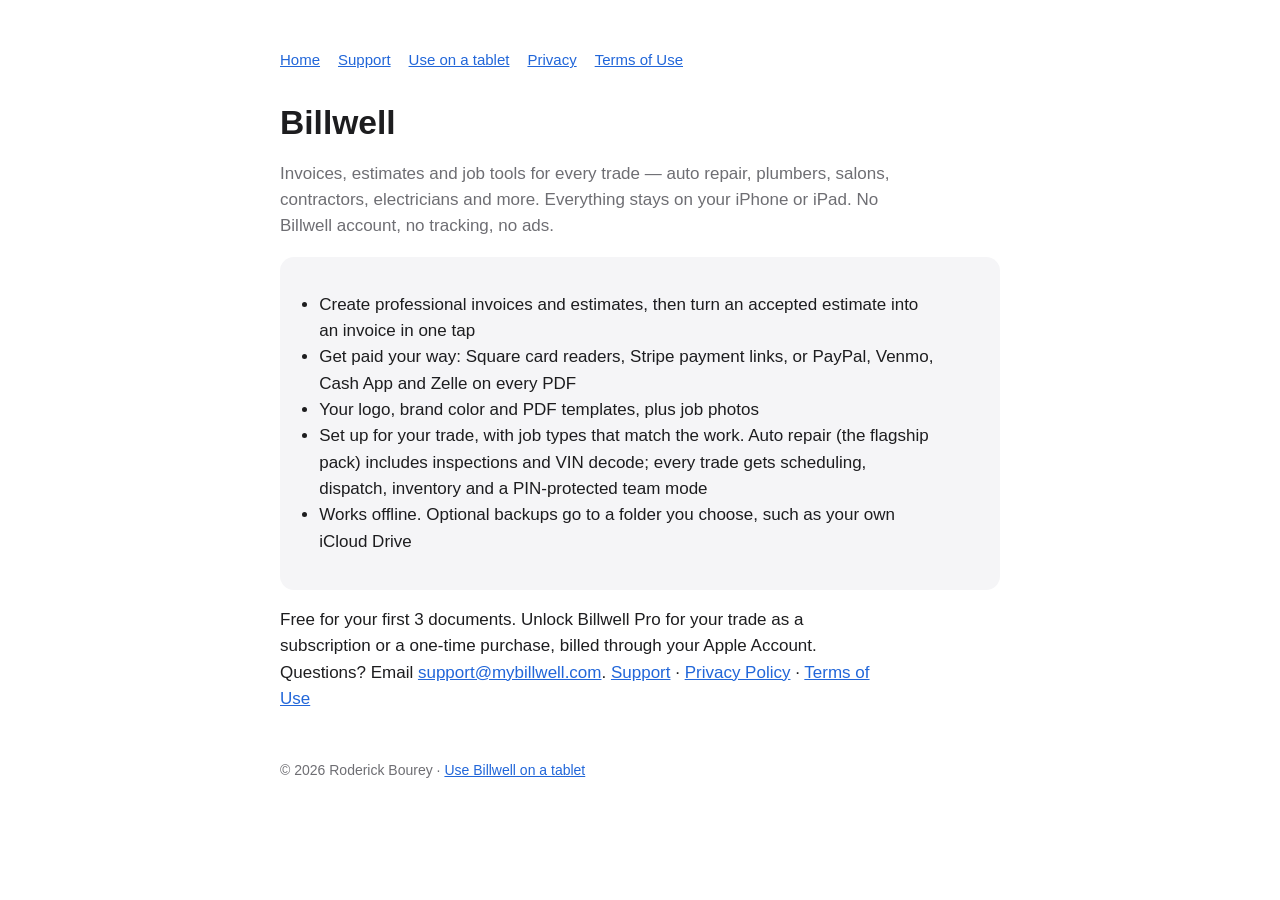
<file: index.html>
<!doctype html>
<html lang="en">
<head>
<meta charset="utf-8">
<meta name="viewport" content="width=device-width, initial-scale=1">
<title>Billwell — Invoices and estimates for your trade</title>
<link rel="stylesheet" href="style.css">
</head>
<body>
<main>
<nav><a href="index.html">Home</a><a href="support.html">Support</a><a href="tablet.html">Use on a tablet</a><a href="privacy.html">Privacy</a><a href="terms.html">Terms of Use</a></nav>
<h1>Billwell</h1>
<p class="muted">Invoices, estimates and job tools for every trade — auto repair, plumbers, salons, contractors, electricians and more. Everything stays on your iPhone or iPad. No Billwell account, no tracking, no ads.</p>
<div class="card">
<ul>
<li>Create professional invoices and estimates, then turn an accepted estimate into an invoice in one tap</li>
<li>Get paid your way: Square card readers, Stripe payment links, or PayPal, Venmo, Cash App and Zelle on every PDF</li>
<li>Your logo, brand color and PDF templates, plus job photos</li>
<li>Set up for your trade, with job types that match the work. Auto repair (the flagship pack) includes inspections and VIN decode; every trade gets scheduling, dispatch, inventory and a PIN-protected team mode</li>
<li>Works offline. Optional backups go to a folder you choose, such as your own iCloud Drive</li>
</ul>
</div>
<p>Free for your first 3 documents. Unlock Billwell Pro for your trade as a subscription or a one-time purchase, billed through your Apple Account. Questions? Email <a href="mailto:support@mybillwell.com">support@mybillwell.com</a>. <a href="support.html">Support</a> · <a href="privacy.html">Privacy Policy</a> · <a href="terms.html">Terms of Use</a></p>
<footer>© 2026 Roderick Bourey · <a href="tablet.html">Use Billwell on a tablet</a></footer>
</main>
</body>
</html>
</file>
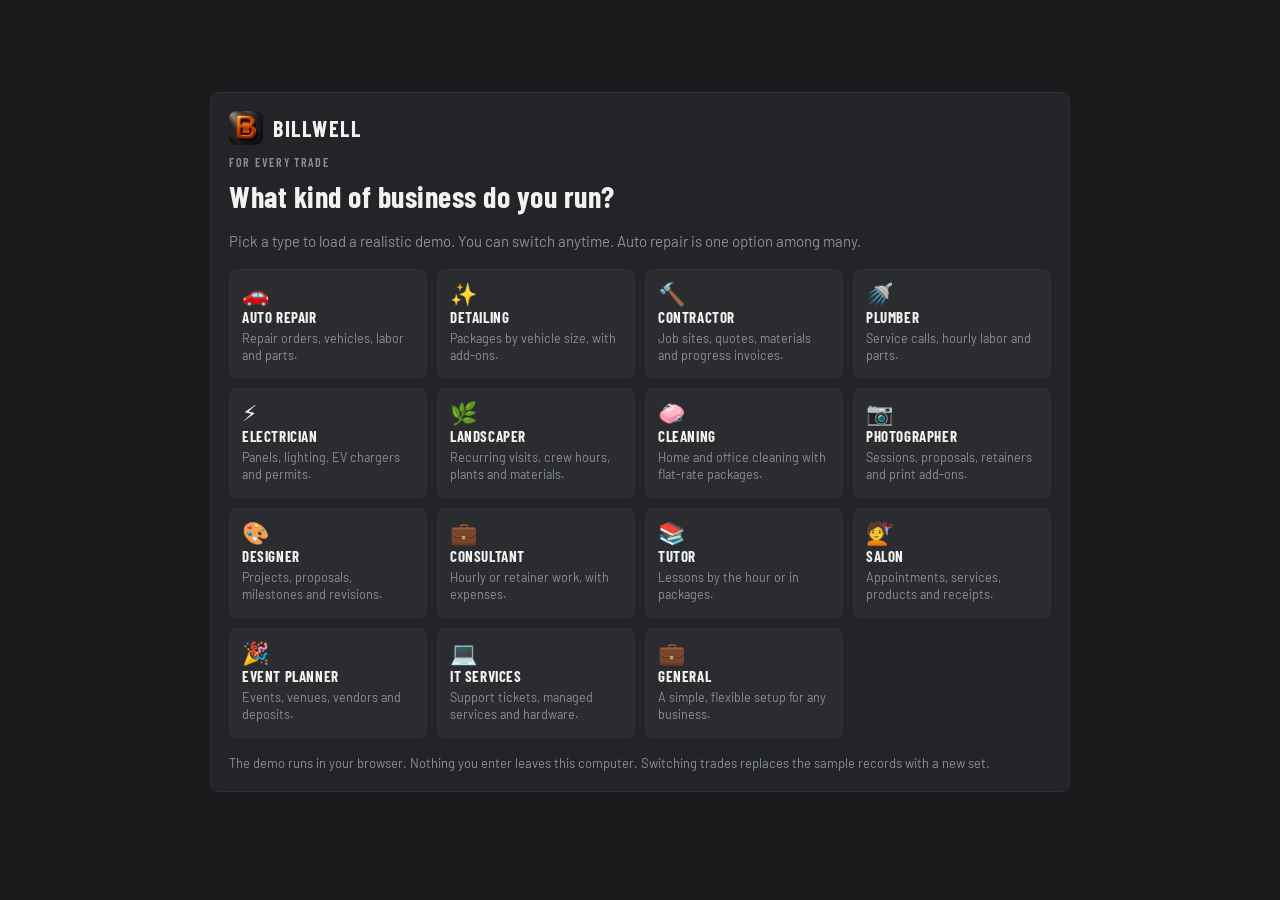
<file: app/index.html>
<!doctype html>
<html lang="en">
  <head>
    <meta charset="UTF-8" />
    <meta name="viewport" content="width=device-width, initial-scale=1, viewport-fit=cover" />
    <meta name="theme-color" content="#18191B" />
    <meta name="description" content="Billwell: estimates, invoices and job management for every trade." />
    <link rel="icon" href="favicon.png" />
    <link rel="apple-touch-icon" href="apple-touch-icon.png" />
    <link rel="preconnect" href="https://fonts.googleapis.com" />
    <link rel="preconnect" href="https://fonts.gstatic.com" crossorigin />
    <link href="https://fonts.googleapis.com/css2?family=Barlow+Condensed:wght@500;600;700&family=Barlow:wght@400;500;600&display=swap" rel="stylesheet" />
    <title>Billwell</title>
    <script type="module" crossorigin src="./assets/index-CEO_mcgm.js"></script>
    <link rel="stylesheet" crossorigin href="./assets/index-Ds4Ut9Iu.css">
  <link rel="manifest" href="./manifest.webmanifest"></head>
  <body>
    <div id="root"></div>
  </body>
</html>
</file>
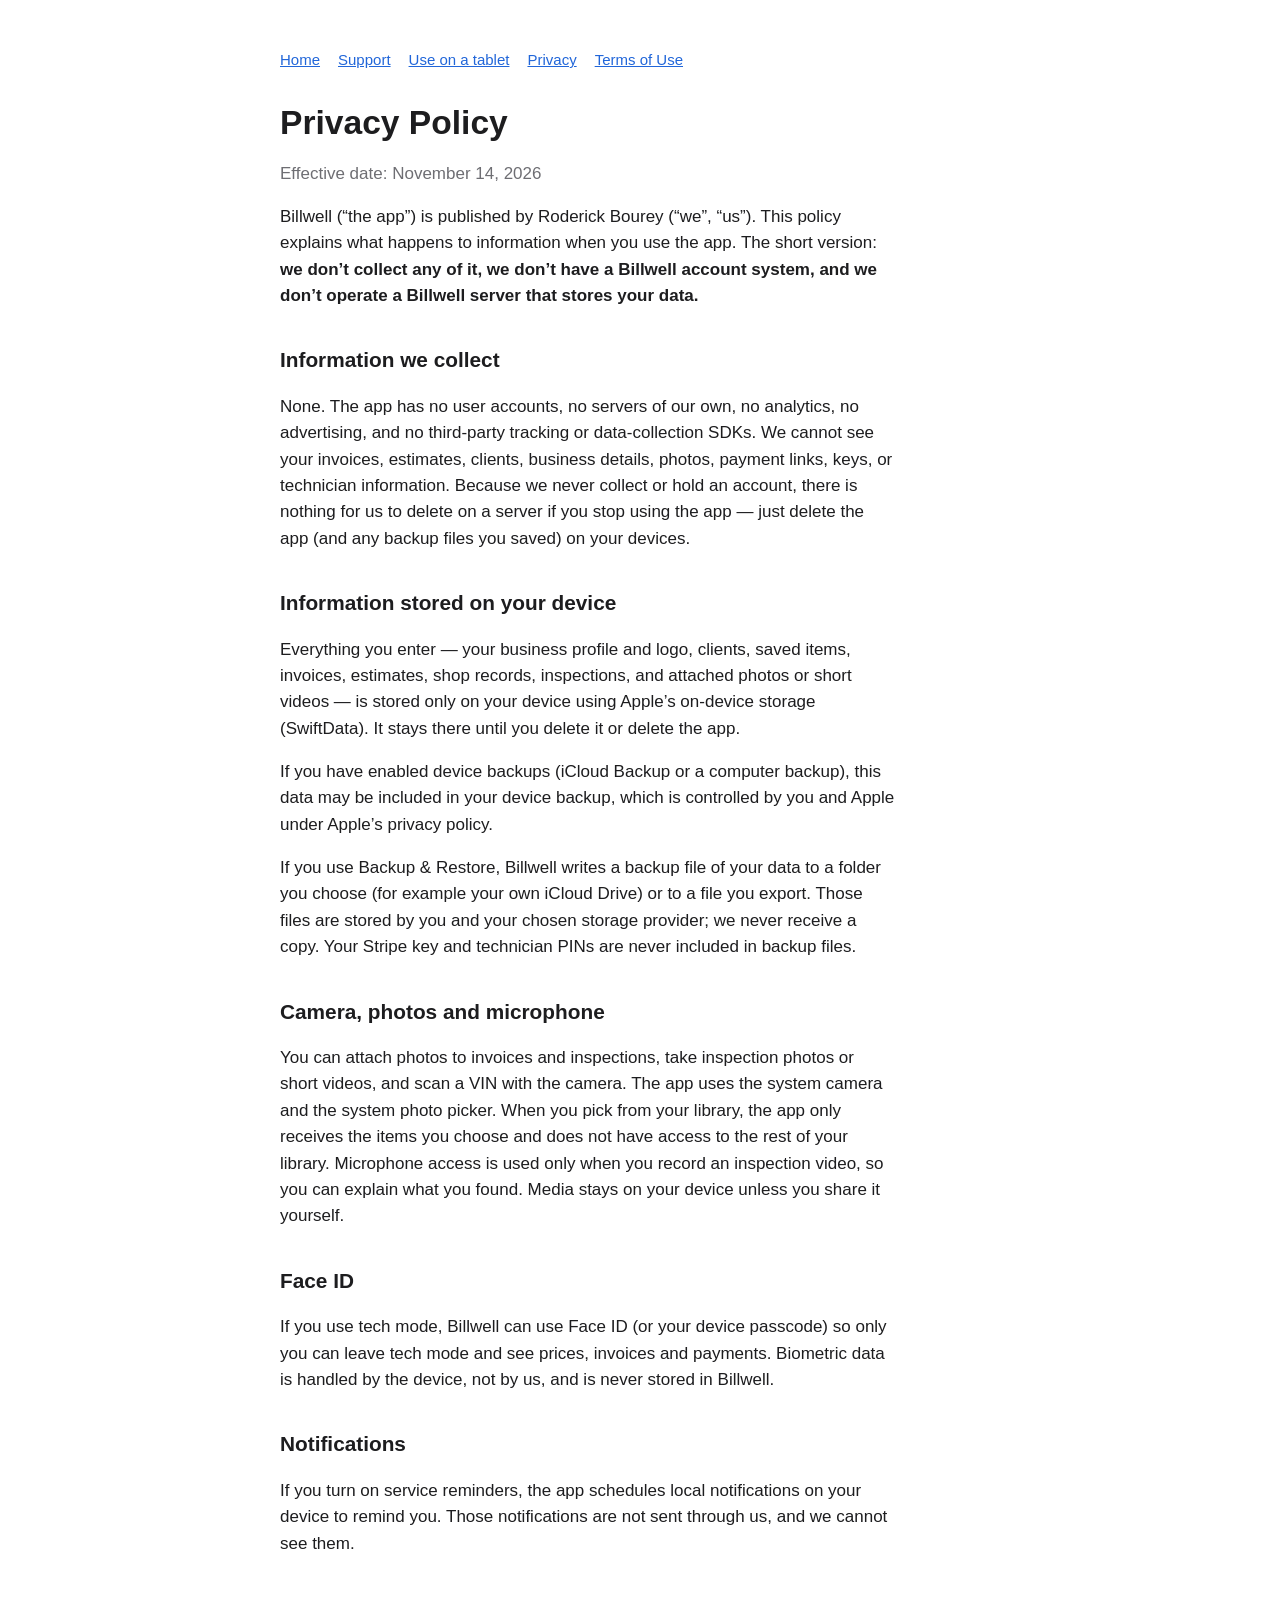
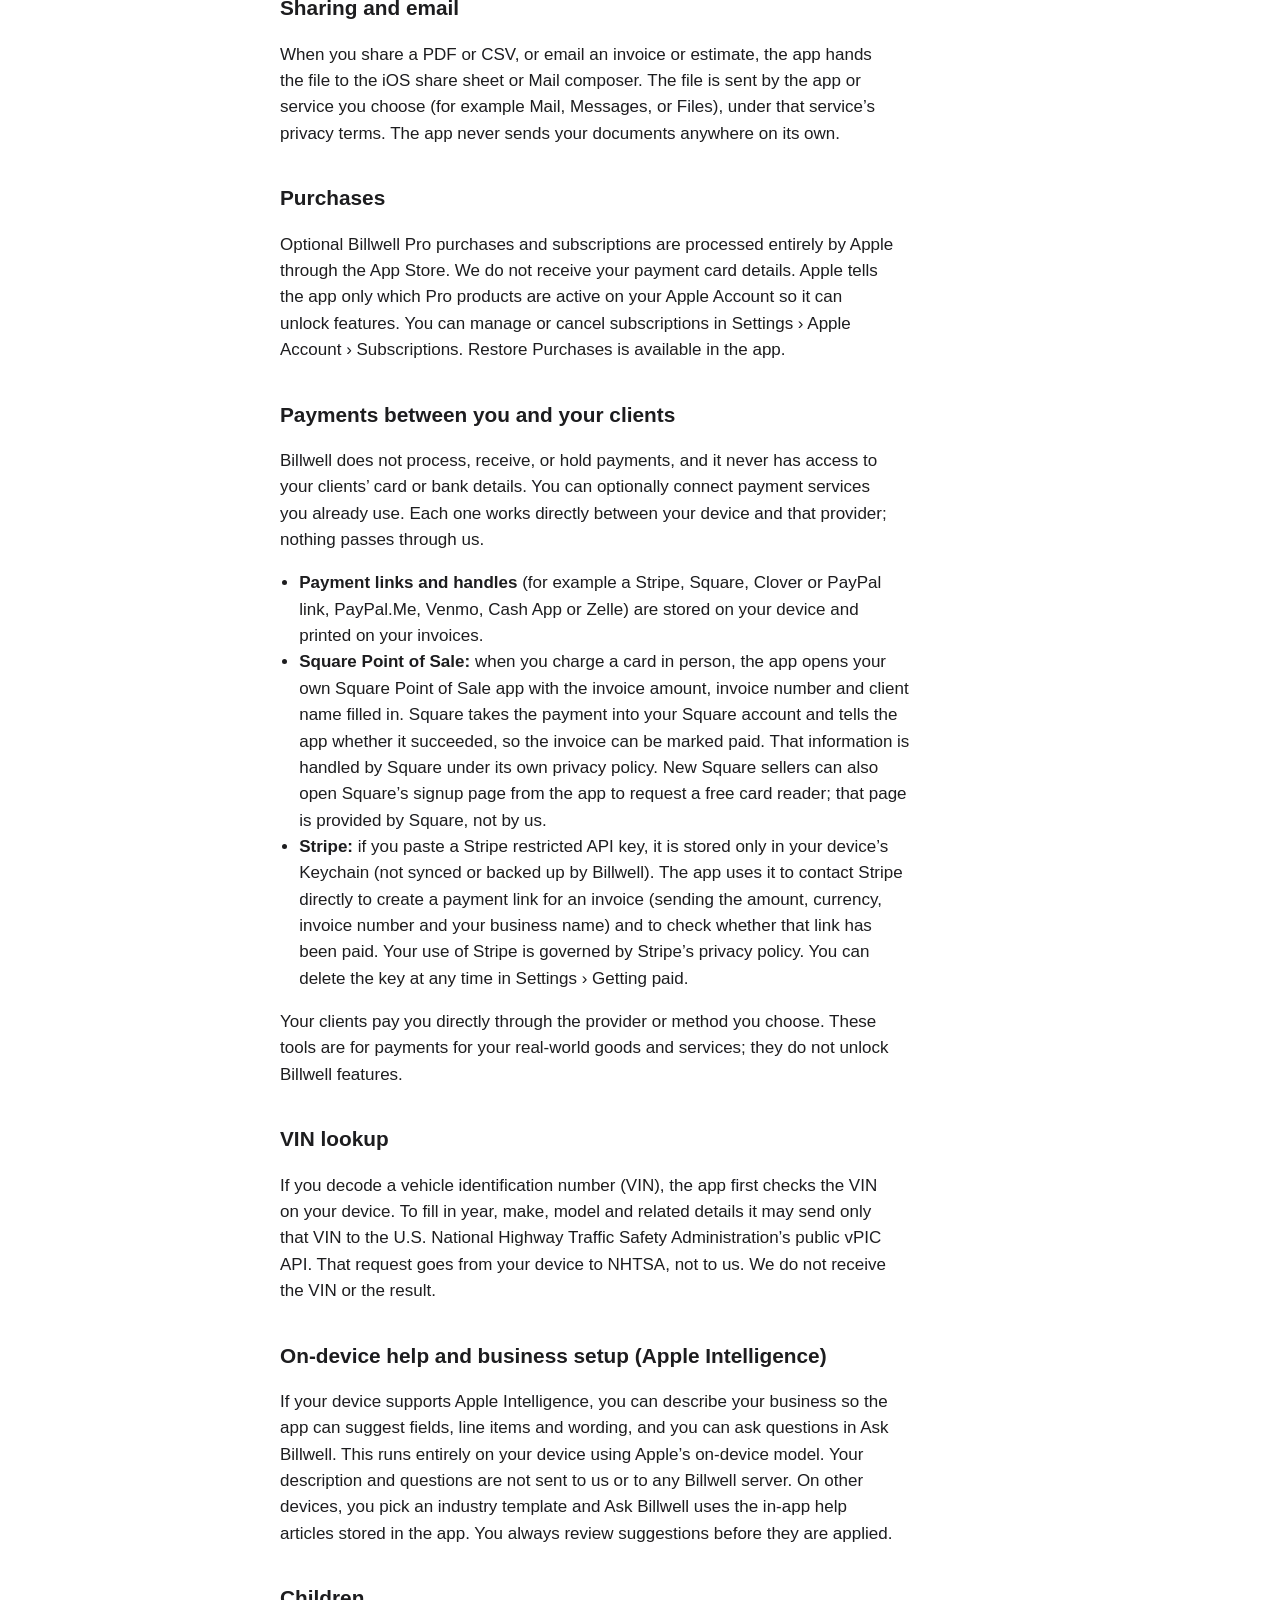
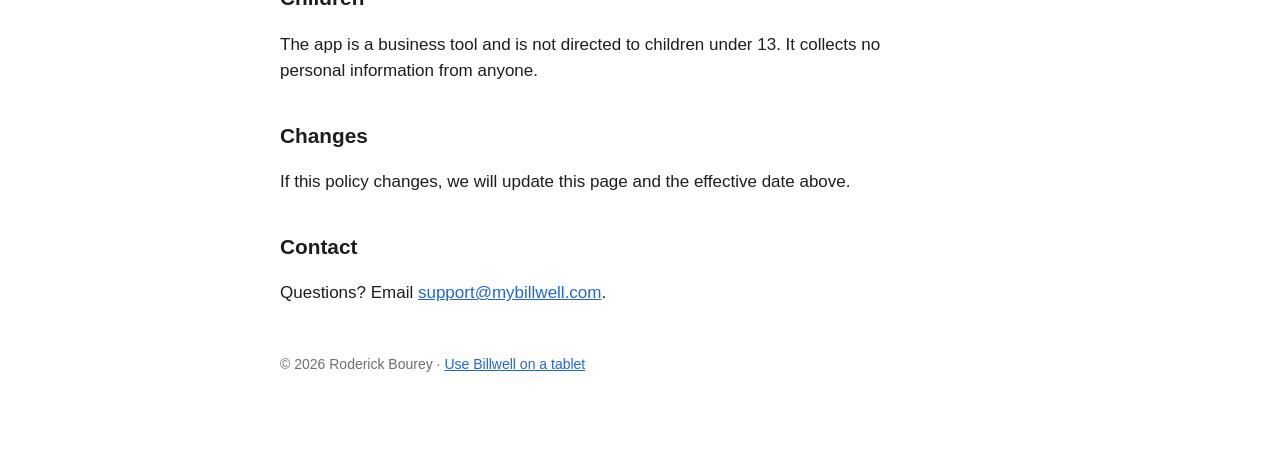
<file: privacy.html>
<!doctype html>
<html lang="en">
<head>
<meta charset="utf-8">
<meta name="viewport" content="width=device-width, initial-scale=1">
<title>Billwell — Privacy Policy</title>
<link rel="stylesheet" href="style.css">
</head>
<body>
<main>
<nav><a href="index.html">Home</a><a href="support.html">Support</a><a href="tablet.html">Use on a tablet</a><a href="privacy.html">Privacy</a><a href="terms.html">Terms of Use</a></nav>
<h1>Privacy Policy</h1>
<p class="muted">Effective date: November 14, 2026</p>

<p>Billwell (“the app”) is published by Roderick Bourey (“we”, “us”). This policy explains what happens to information when you use the app. The short version: <strong>we don’t collect any of it, we don’t have a Billwell account system, and we don’t operate a Billwell server that stores your data.</strong></p>

<h2>Information we collect</h2>
<p>None. The app has no user accounts, no servers of our own, no analytics, no advertising, and no third-party tracking or data-collection SDKs. We cannot see your invoices, estimates, clients, business details, photos, payment links, keys, or technician information. Because we never collect or hold an account, there is nothing for us to delete on a server if you stop using the app — just delete the app (and any backup files you saved) on your devices.</p>

<h2>Information stored on your device</h2>
<p>Everything you enter — your business profile and logo, clients, saved items, invoices, estimates, shop records, inspections, and attached photos or short videos — is stored only on your device using Apple’s on-device storage (SwiftData). It stays there until you delete it or delete the app.</p>
<p>If you have enabled device backups (iCloud Backup or a computer backup), this data may be included in your device backup, which is controlled by you and Apple under Apple’s privacy policy.</p>
<p>If you use Backup &amp; Restore, Billwell writes a backup file of your data to a folder you choose (for example your own iCloud Drive) or to a file you export. Those files are stored by you and your chosen storage provider; we never receive a copy. Your Stripe key and technician PINs are never included in backup files.</p>

<h2>Camera, photos and microphone</h2>
<p>You can attach photos to invoices and inspections, take inspection photos or short videos, and scan a VIN with the camera. The app uses the system camera and the system photo picker. When you pick from your library, the app only receives the items you choose and does not have access to the rest of your library. Microphone access is used only when you record an inspection video, so you can explain what you found. Media stays on your device unless you share it yourself.</p>

<h2>Face ID</h2>
<p>If you use tech mode, Billwell can use Face ID (or your device passcode) so only you can leave tech mode and see prices, invoices and payments. Biometric data is handled by the device, not by us, and is never stored in Billwell.</p>

<h2>Notifications</h2>
<p>If you turn on service reminders, the app schedules local notifications on your device to remind you. Those notifications are not sent through us, and we cannot see them.</p>

<h2>Sharing and email</h2>
<p>When you share a PDF or CSV, or email an invoice or estimate, the app hands the file to the iOS share sheet or Mail composer. The file is sent by the app or service you choose (for example Mail, Messages, or Files), under that service’s privacy terms. The app never sends your documents anywhere on its own.</p>

<h2>Purchases</h2>
<p>Optional Billwell Pro purchases and subscriptions are processed entirely by Apple through the App Store. We do not receive your payment card details. Apple tells the app only which Pro products are active on your Apple Account so it can unlock features. You can manage or cancel subscriptions in Settings › Apple Account › Subscriptions. Restore Purchases is available in the app.</p>

<h2>Payments between you and your clients</h2>
<p>Billwell does not process, receive, or hold payments, and it never has access to your clients’ card or bank details. You can optionally connect payment services you already use. Each one works directly between your device and that provider; nothing passes through us.</p>
<ul>
<li><strong>Payment links and handles</strong> (for example a Stripe, Square, Clover or PayPal link, PayPal.Me, Venmo, Cash App or Zelle) are stored on your device and printed on your invoices.</li>
<li><strong>Square Point of Sale:</strong> when you charge a card in person, the app opens your own Square Point of Sale app with the invoice amount, invoice number and client name filled in. Square takes the payment into your Square account and tells the app whether it succeeded, so the invoice can be marked paid. That information is handled by Square under its own privacy policy. New Square sellers can also open Square’s signup page from the app to request a free card reader; that page is provided by Square, not by us.</li>
<li><strong>Stripe:</strong> if you paste a Stripe restricted API key, it is stored only in your device’s Keychain (not synced or backed up by Billwell). The app uses it to contact Stripe directly to create a payment link for an invoice (sending the amount, currency, invoice number and your business name) and to check whether that link has been paid. Your use of Stripe is governed by Stripe’s privacy policy. You can delete the key at any time in Settings › Getting paid.</li>
</ul>
<p>Your clients pay you directly through the provider or method you choose. These tools are for payments for your real-world goods and services; they do not unlock Billwell features.</p>

<h2>VIN lookup</h2>
<p>If you decode a vehicle identification number (VIN), the app first checks the VIN on your device. To fill in year, make, model and related details it may send only that VIN to the U.S. National Highway Traffic Safety Administration’s public vPIC API. That request goes from your device to NHTSA, not to us. We do not receive the VIN or the result.</p>

<h2>On-device help and business setup (Apple Intelligence)</h2>
<p>If your device supports Apple Intelligence, you can describe your business so the app can suggest fields, line items and wording, and you can ask questions in Ask Billwell. This runs entirely on your device using Apple’s on-device model. Your description and questions are not sent to us or to any Billwell server. On other devices, you pick an industry template and Ask Billwell uses the in-app help articles stored in the app. You always review suggestions before they are applied.</p>

<h2>Children</h2>
<p>The app is a business tool and is not directed to children under 13. It collects no personal information from anyone.</p>

<h2>Changes</h2>
<p>If this policy changes, we will update this page and the effective date above.</p>

<h2>Contact</h2>
<p>Questions? Email <a href="mailto:support@mybillwell.com">support@mybillwell.com</a>.</p>

<footer>© 2026 Roderick Bourey · <a href="tablet.html">Use Billwell on a tablet</a></footer>
</main>
</body>
</html>
</file>
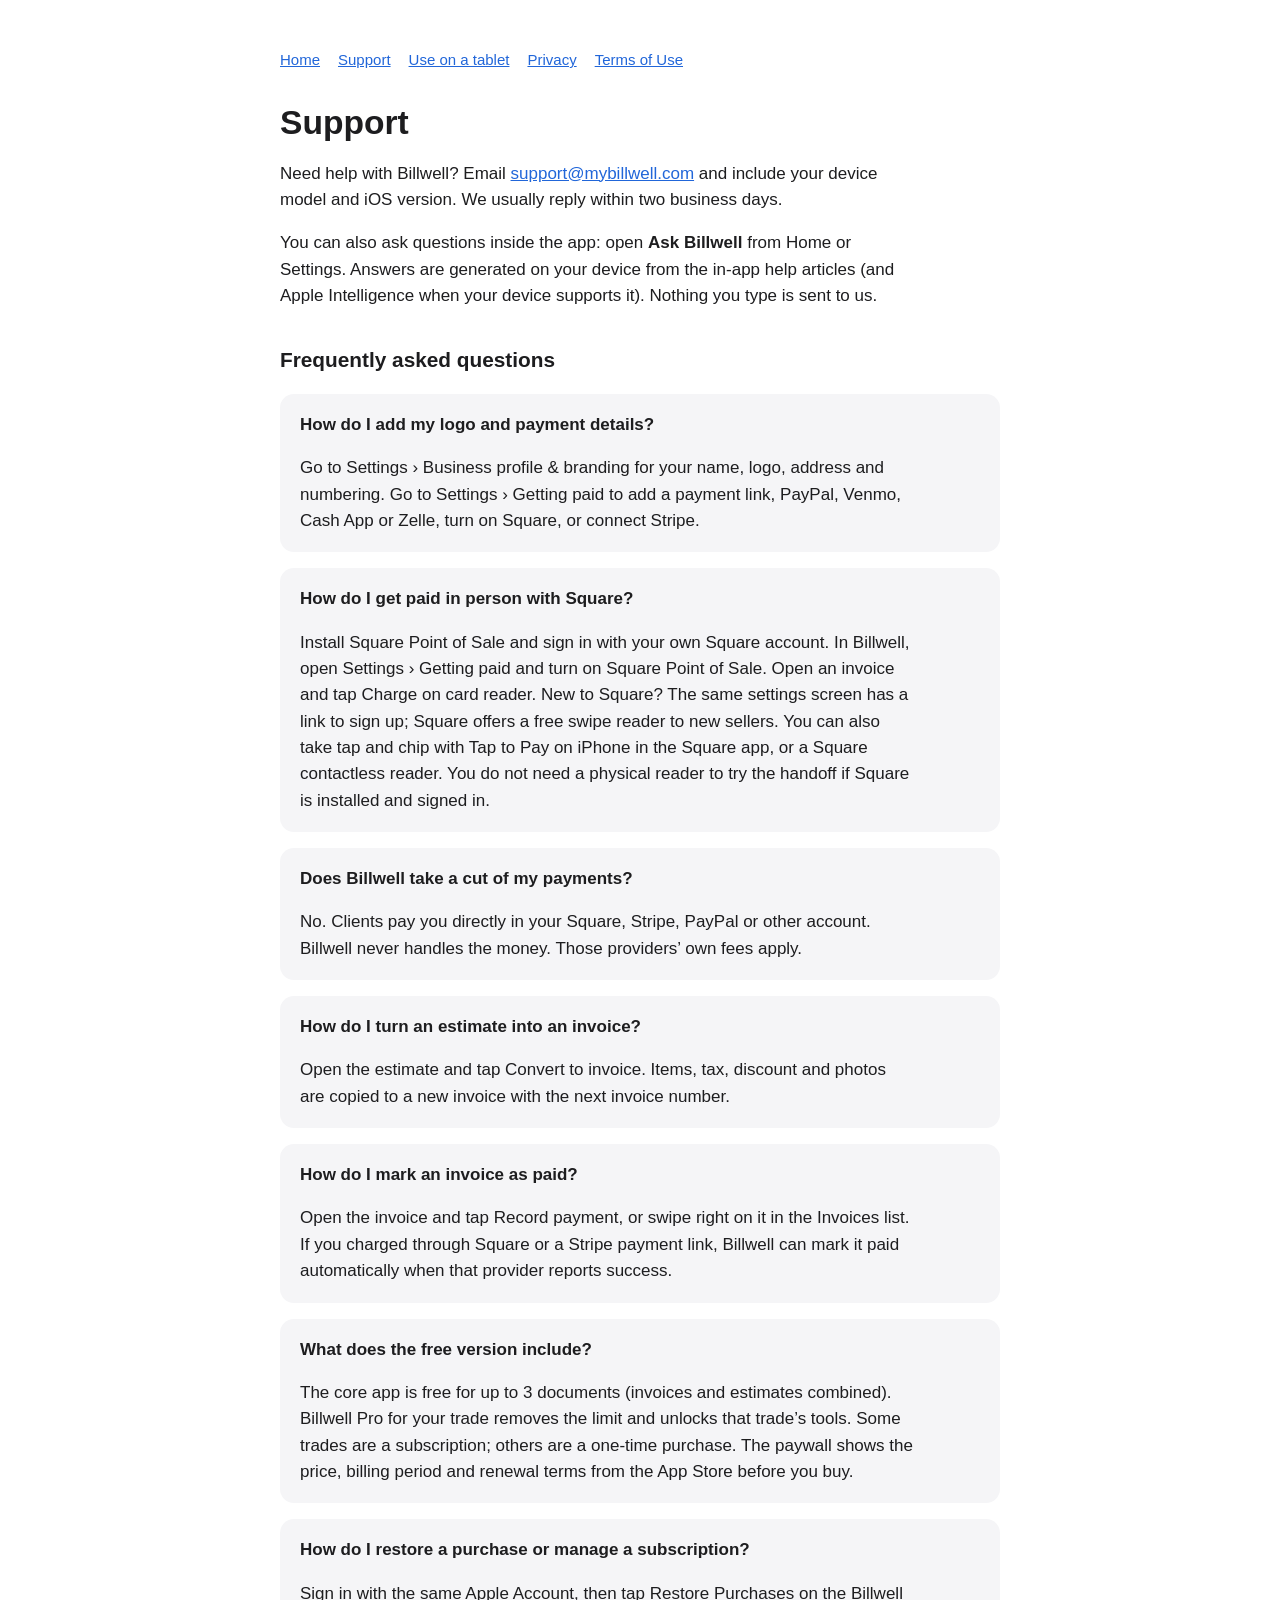
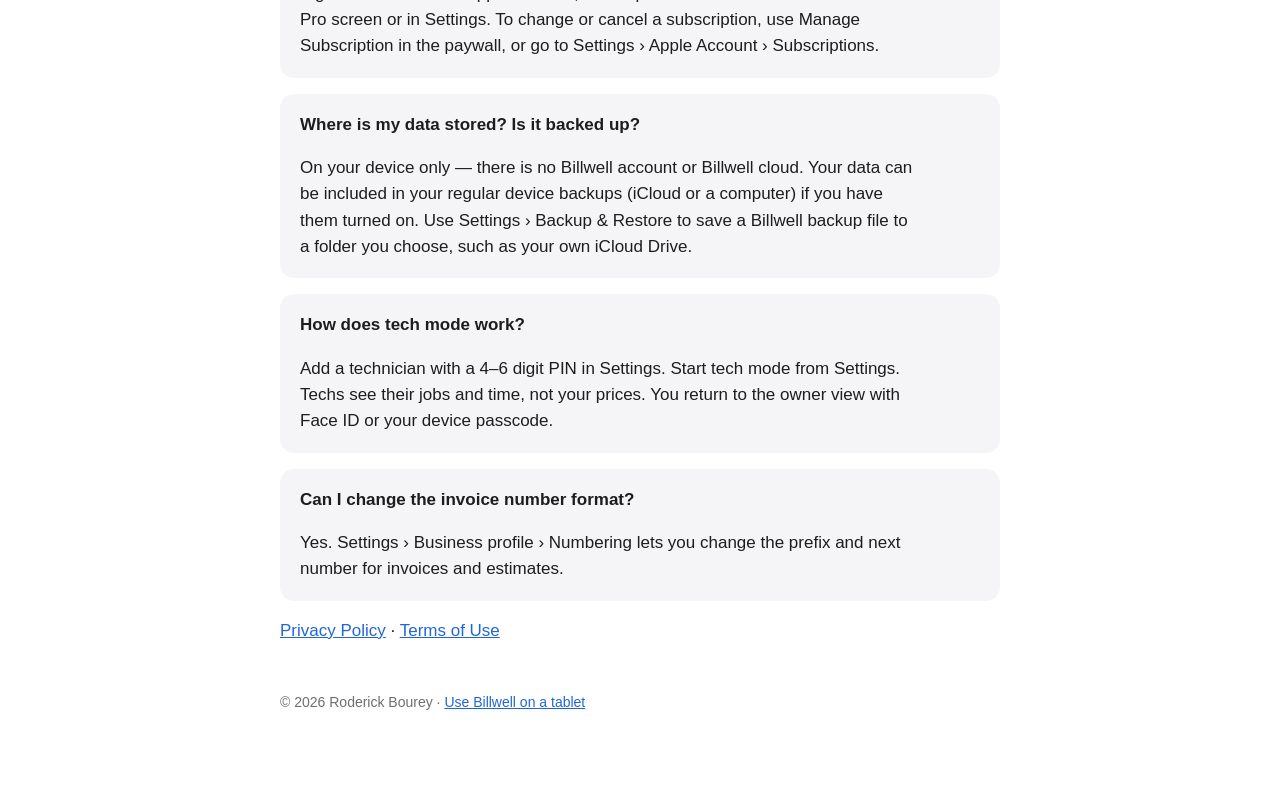
<file: support.html>
<!doctype html>
<html lang="en">
<head>
<meta charset="utf-8">
<meta name="viewport" content="width=device-width, initial-scale=1">
<title>Billwell — Support</title>
<link rel="stylesheet" href="style.css">
</head>
<body>
<main>
<nav><a href="index.html">Home</a><a href="support.html">Support</a><a href="tablet.html">Use on a tablet</a><a href="privacy.html">Privacy</a><a href="terms.html">Terms of Use</a></nav>
<h1>Support</h1>
<p>Need help with Billwell? Email <a href="mailto:support@mybillwell.com">support@mybillwell.com</a> and include your device model and iOS version. We usually reply within two business days.</p>
<p>You can also ask questions inside the app: open <strong>Ask Billwell</strong> from Home or Settings. Answers are generated on your device from the in-app help articles (and Apple Intelligence when your device supports it). Nothing you type is sent to us.</p>

<h2>Frequently asked questions</h2>

<div class="card"><strong>How do I add my logo and payment details?</strong>
<p>Go to Settings › Business profile &amp; branding for your name, logo, address and numbering. Go to Settings › Getting paid to add a payment link, PayPal, Venmo, Cash App or Zelle, turn on Square, or connect Stripe.</p></div>

<div class="card"><strong>How do I get paid in person with Square?</strong>
<p>Install Square Point of Sale and sign in with your own Square account. In Billwell, open Settings › Getting paid and turn on Square Point of Sale. Open an invoice and tap Charge on card reader. New to Square? The same settings screen has a link to sign up; Square offers a free swipe reader to new sellers. You can also take tap and chip with Tap to Pay on iPhone in the Square app, or a Square contactless reader. You do not need a physical reader to try the handoff if Square is installed and signed in.</p></div>

<div class="card"><strong>Does Billwell take a cut of my payments?</strong>
<p>No. Clients pay you directly in your Square, Stripe, PayPal or other account. Billwell never handles the money. Those providers’ own fees apply.</p></div>

<div class="card"><strong>How do I turn an estimate into an invoice?</strong>
<p>Open the estimate and tap Convert to invoice. Items, tax, discount and photos are copied to a new invoice with the next invoice number.</p></div>

<div class="card"><strong>How do I mark an invoice as paid?</strong>
<p>Open the invoice and tap Record payment, or swipe right on it in the Invoices list. If you charged through Square or a Stripe payment link, Billwell can mark it paid automatically when that provider reports success.</p></div>

<div class="card"><strong>What does the free version include?</strong>
<p>The core app is free for up to 3 documents (invoices and estimates combined). Billwell Pro for your trade removes the limit and unlocks that trade’s tools. Some trades are a subscription; others are a one-time purchase. The paywall shows the price, billing period and renewal terms from the App Store before you buy.</p></div>

<div class="card"><strong>How do I restore a purchase or manage a subscription?</strong>
<p>Sign in with the same Apple Account, then tap Restore Purchases on the Billwell Pro screen or in Settings. To change or cancel a subscription, use Manage Subscription in the paywall, or go to Settings › Apple Account › Subscriptions.</p></div>

<div class="card"><strong>Where is my data stored? Is it backed up?</strong>
<p>On your device only — there is no Billwell account or Billwell cloud. Your data can be included in your regular device backups (iCloud or a computer) if you have them turned on. Use Settings › Backup &amp; Restore to save a Billwell backup file to a folder you choose, such as your own iCloud Drive.</p></div>

<div class="card"><strong>How does tech mode work?</strong>
<p>Add a technician with a 4–6 digit PIN in Settings. Start tech mode from Settings. Techs see their jobs and time, not your prices. You return to the owner view with Face ID or your device passcode.</p></div>

<div class="card"><strong>Can I change the invoice number format?</strong>
<p>Yes. Settings › Business profile › Numbering lets you change the prefix and next number for invoices and estimates.</p></div>

<p><a href="privacy.html">Privacy Policy</a> · <a href="terms.html">Terms of Use</a></p>
<footer>© 2026 Roderick Bourey · <a href="tablet.html">Use Billwell on a tablet</a></footer>
</main>
</body>
</html>
</file>
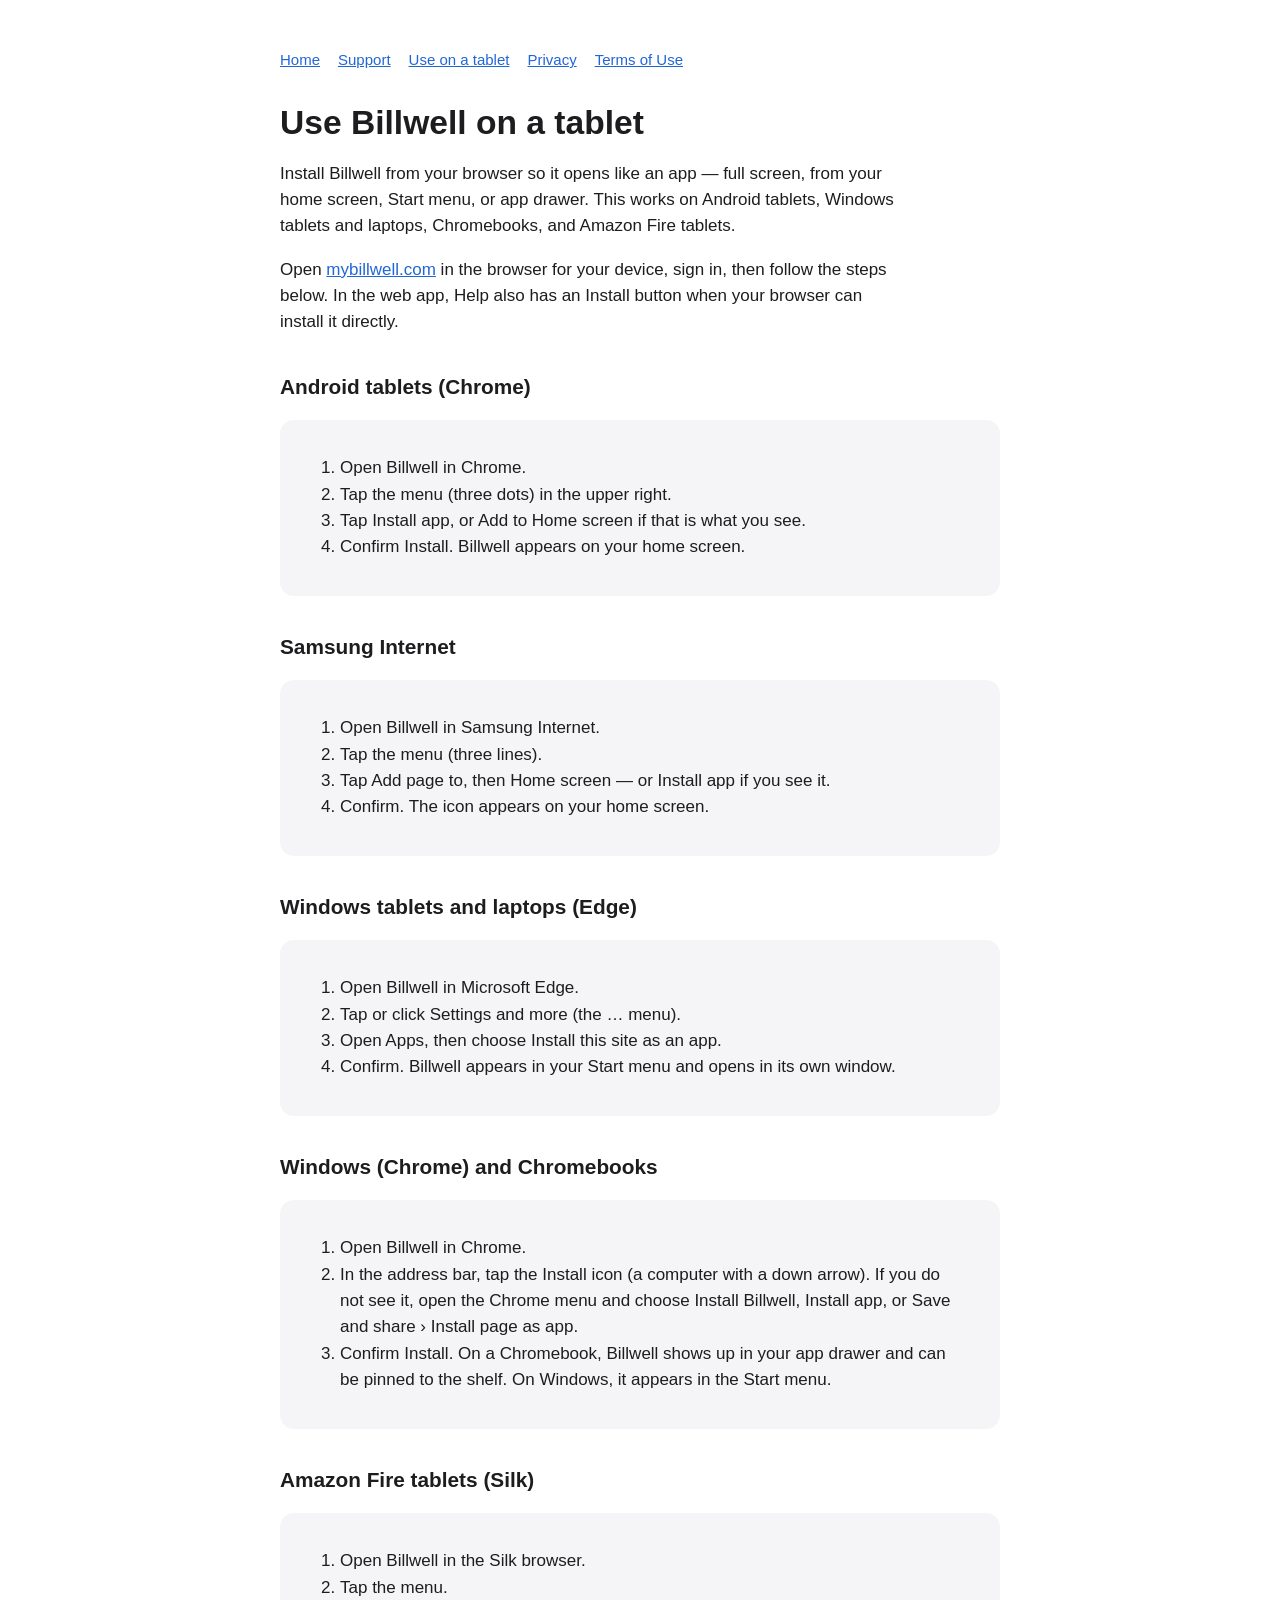
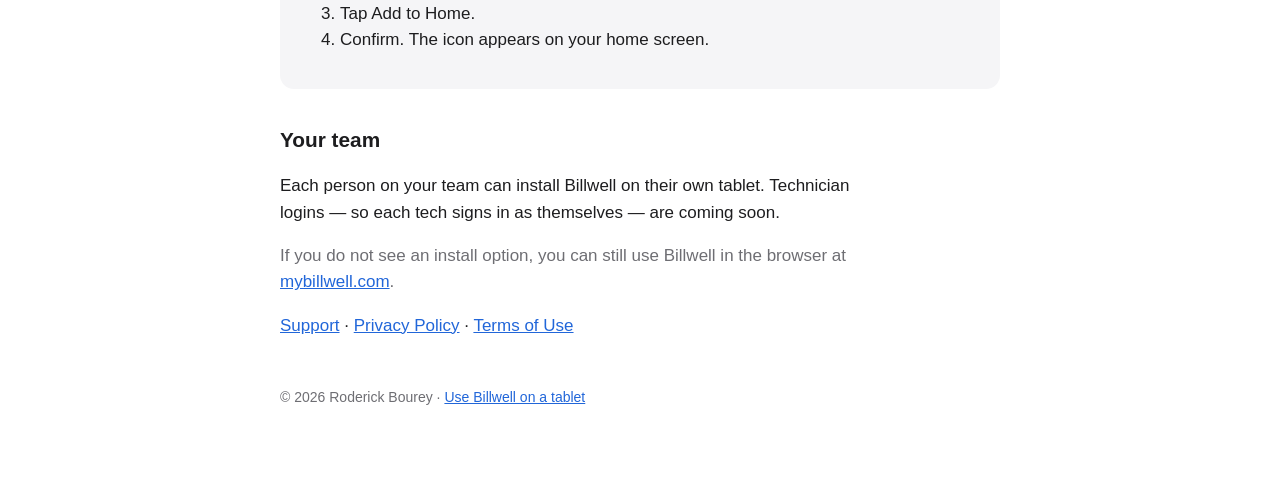
<file: tablet.html>
<!doctype html>
<html lang="en">
<head>
<meta charset="utf-8">
<meta name="viewport" content="width=device-width, initial-scale=1">
<title>Billwell — Use Billwell on a tablet</title>
<link rel="stylesheet" href="style.css">
</head>
<body>
<main>
<nav><a href="index.html">Home</a><a href="support.html">Support</a><a href="tablet.html">Use on a tablet</a><a href="privacy.html">Privacy</a><a href="terms.html">Terms of Use</a></nav>
<h1>Use Billwell on a tablet</h1>
<p>Install Billwell from your browser so it opens like an app — full screen, from your home screen, Start menu, or app drawer. This works on Android tablets, Windows tablets and laptops, Chromebooks, and Amazon Fire tablets.</p>
<p>Open <a href="https://mybillwell.com/">mybillwell.com</a> in the browser for your device, sign in, then follow the steps below. In the web app, Help also has an Install button when your browser can install it directly.</p>

<h2>Android tablets (Chrome)</h2>
<div class="card">
<ol>
<li>Open Billwell in Chrome.</li>
<li>Tap the menu (three dots) in the upper right.</li>
<li>Tap Install app, or Add to Home screen if that is what you see.</li>
<li>Confirm Install. Billwell appears on your home screen.</li>
</ol>
</div>

<h2>Samsung Internet</h2>
<div class="card">
<ol>
<li>Open Billwell in Samsung Internet.</li>
<li>Tap the menu (three lines).</li>
<li>Tap Add page to, then Home screen — or Install app if you see it.</li>
<li>Confirm. The icon appears on your home screen.</li>
</ol>
</div>

<h2>Windows tablets and laptops (Edge)</h2>
<div class="card">
<ol>
<li>Open Billwell in Microsoft Edge.</li>
<li>Tap or click Settings and more (the … menu).</li>
<li>Open Apps, then choose Install this site as an app.</li>
<li>Confirm. Billwell appears in your Start menu and opens in its own window.</li>
</ol>
</div>

<h2>Windows (Chrome) and Chromebooks</h2>
<div class="card">
<ol>
<li>Open Billwell in Chrome.</li>
<li>In the address bar, tap the Install icon (a computer with a down arrow). If you do not see it, open the Chrome menu and choose Install Billwell, Install app, or Save and share › Install page as app.</li>
<li>Confirm Install. On a Chromebook, Billwell shows up in your app drawer and can be pinned to the shelf. On Windows, it appears in the Start menu.</li>
</ol>
</div>

<h2>Amazon Fire tablets (Silk)</h2>
<div class="card">
<ol>
<li>Open Billwell in the Silk browser.</li>
<li>Tap the menu.</li>
<li>Tap Add to Home.</li>
<li>Confirm. The icon appears on your home screen.</li>
</ol>
</div>

<h2>Your team</h2>
<p>Each person on your team can install Billwell on their own tablet. Technician logins — so each tech signs in as themselves — are coming soon.</p>
<p class="muted">If you do not see an install option, you can still use Billwell in the browser at <a href="https://mybillwell.com/">mybillwell.com</a>.</p>
<p><a href="support.html">Support</a> · <a href="privacy.html">Privacy Policy</a> · <a href="terms.html">Terms of Use</a></p>
<footer>© 2026 Roderick Bourey · <a href="tablet.html">Use Billwell on a tablet</a></footer>
</main>
</body>
</html>
</file>
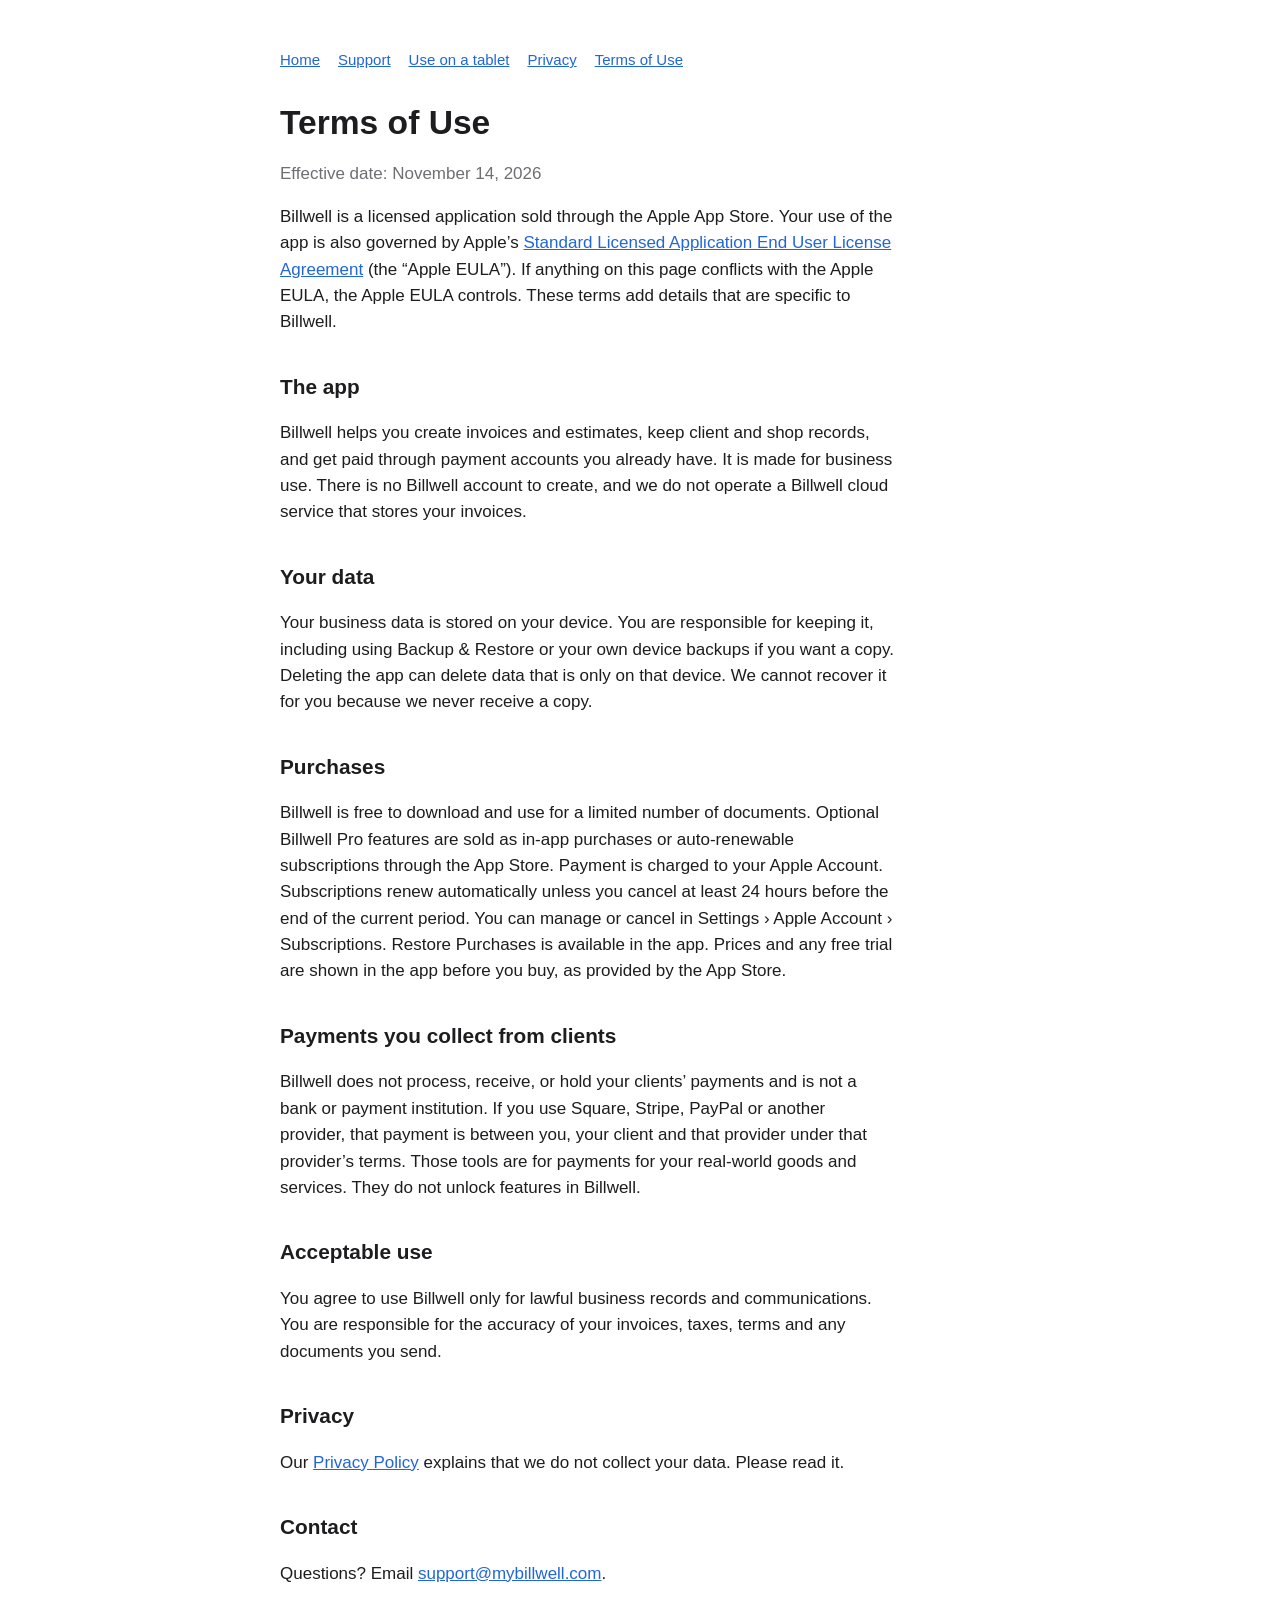
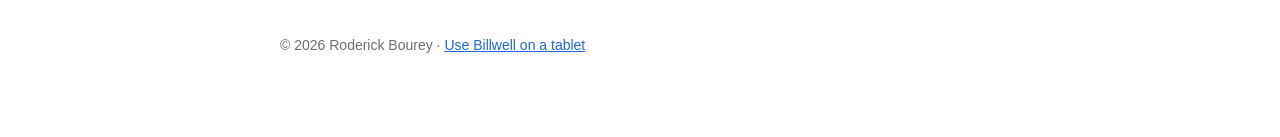
<file: terms.html>
<!doctype html>
<html lang="en">
<head>
<meta charset="utf-8">
<meta name="viewport" content="width=device-width, initial-scale=1">
<title>Billwell — Terms of Use</title>
<link rel="stylesheet" href="style.css">
</head>
<body>
<main>
<nav><a href="index.html">Home</a><a href="support.html">Support</a><a href="tablet.html">Use on a tablet</a><a href="privacy.html">Privacy</a><a href="terms.html">Terms of Use</a></nav>
<h1>Terms of Use</h1>
<p class="muted">Effective date: November 14, 2026</p>

<p>Billwell is a licensed application sold through the Apple App Store. Your use of the app is also governed by Apple’s <a href="https://www.apple.com/legal/internet-services/itunes/dev/stdeula/">Standard Licensed Application End User License Agreement</a> (the “Apple EULA”). If anything on this page conflicts with the Apple EULA, the Apple EULA controls. These terms add details that are specific to Billwell.</p>

<h2>The app</h2>
<p>Billwell helps you create invoices and estimates, keep client and shop records, and get paid through payment accounts you already have. It is made for business use. There is no Billwell account to create, and we do not operate a Billwell cloud service that stores your invoices.</p>

<h2>Your data</h2>
<p>Your business data is stored on your device. You are responsible for keeping it, including using Backup &amp; Restore or your own device backups if you want a copy. Deleting the app can delete data that is only on that device. We cannot recover it for you because we never receive a copy.</p>

<h2>Purchases</h2>
<p>Billwell is free to download and use for a limited number of documents. Optional Billwell Pro features are sold as in-app purchases or auto-renewable subscriptions through the App Store. Payment is charged to your Apple Account. Subscriptions renew automatically unless you cancel at least 24 hours before the end of the current period. You can manage or cancel in Settings › Apple Account › Subscriptions. Restore Purchases is available in the app. Prices and any free trial are shown in the app before you buy, as provided by the App Store.</p>

<h2>Payments you collect from clients</h2>
<p>Billwell does not process, receive, or hold your clients’ payments and is not a bank or payment institution. If you use Square, Stripe, PayPal or another provider, that payment is between you, your client and that provider under that provider’s terms. Those tools are for payments for your real-world goods and services. They do not unlock features in Billwell.</p>

<h2>Acceptable use</h2>
<p>You agree to use Billwell only for lawful business records and communications. You are responsible for the accuracy of your invoices, taxes, terms and any documents you send.</p>

<h2>Privacy</h2>
<p>Our <a href="privacy.html">Privacy Policy</a> explains that we do not collect your data. Please read it.</p>

<h2>Contact</h2>
<p>Questions? Email <a href="mailto:support@mybillwell.com">support@mybillwell.com</a>.</p>

<footer>© 2026 Roderick Bourey · <a href="tablet.html">Use Billwell on a tablet</a></footer>
</main>
</body>
</html>
</file>
<file: style.css>
:root { --brand: #2166D9; --text: #1d1d1f; --muted: #6e6e73; --bg: #ffffff; --card: #f5f5f7; }
@media (prefers-color-scheme: dark) { :root { --text: #f5f5f7; --muted: #a1a1a6; --bg: #000; --card: #1c1c1e; --brand: #5A94FF; } }
* { box-sizing: border-box; }
body { margin: 0; font: 17px/1.55 -apple-system, BlinkMacSystemFont, "Segoe UI", Roboto, Helvetica, Arial, sans-serif; color: var(--text); background: var(--bg); }
main { max-width: 760px; margin: 0 auto; padding: 48px 20px 80px; }
h1 { font-size: 2.1rem; line-height: 1.2; margin: 0 0 8px; }
h2 { font-size: 1.3rem; margin-top: 2.2rem; }
p, li { max-width: 65ch; }
ul { padding-left: 1.2rem; }
a { color: var(--brand); }
.muted { color: var(--muted); }
.card { background: var(--card); border-radius: 14px; padding: 18px 20px; margin: 16px 0; }
.card p:last-child { margin-bottom: 0; }
nav { display: flex; flex-wrap: wrap; gap: 18px; margin-bottom: 32px; font-size: 15px; }
footer { margin-top: 48px; font-size: 14px; color: var(--muted); }
</file>
<file: app/assets/index-Ds4Ut9Iu.css>
:root{--bg:#18191b;--surface:#222427;--border:#2e3135;--fill:#2a2c30;--label:#f2f2f0;--label2:#b5b8bc;--label3:#8c9096;--accent:#ff6b12;--on-accent:#1a1b1d;--accent-soft:#ff6b1229;--positive:#7fd18b;--warning:#ffb020;--critical:#ff3b2f;--bar:#141517;--r-sm:3px;--r-md:6px;--r-lg:8px;--display:"Barlow Condensed", "Arial Narrow", system-ui, sans-serif;--body:"Barlow", system-ui, -apple-system, "Segoe UI", sans-serif;--lightningcss-light: ;--lightningcss-dark:initial;color-scheme:dark}*{box-sizing:border-box}html,body,#root{height:100%}body{background:var(--bg);color:var(--label);font:15px/1.45 var(--body);-webkit-font-smoothing:antialiased;margin:0}a{color:var(--accent);text-decoration:none}h1,h2,h3{font-family:var(--display);letter-spacing:.5px;margin:0 0 12px;font-weight:700}h1{font-size:30px}h2{font-size:22px}h3{font-size:18px}.eyebrow{font:600 12px var(--display);letter-spacing:1.7px;text-transform:uppercase;color:var(--label3);margin-bottom:6px}.muted{color:var(--label3)}.small{font-size:13px}.shell{grid-template-columns:220px 1fr;min-height:100%;display:grid}.side{background:var(--bar);border-right:1px solid var(--border);flex-direction:column;gap:4px;height:100vh;padding:18px 12px;display:flex;position:sticky;top:0}.brand{font:700 22px var(--display);letter-spacing:1.5px;align-items:center;gap:10px;padding:4px 8px 18px;display:flex}.brand img{border-radius:8px;width:34px;height:34px}.nav a{border-radius:var(--r-md);color:var(--label2);font:600 15px var(--display);letter-spacing:1.1px;text-transform:uppercase;align-items:center;gap:10px;padding:10px 12px;display:flex}.nav a:hover{background:var(--fill);color:var(--label)}.nav a.active{background:var(--accent-soft);color:var(--accent)}.side .spacer{flex:1}.main{width:100%;max-width:1100px;padding:28px clamp(16px,4vw,40px) 90px}.tabbar{display:none}@media (width<=760px){.shell{grid-template-columns:1fr}.side{display:none}.tabbar{background:var(--bar);border-top:1px solid var(--border);padding:6px 4px calc(6px + env(safe-area-inset-bottom));z-index:20;display:flex;position:fixed;bottom:0;left:0;right:0}.tabbar a{text-align:center;color:var(--label3);font:600 11px var(--display);letter-spacing:1px;text-transform:uppercase;flex:1;padding:6px 0}.tabbar a .ico{font-size:18px;display:block}.tabbar a.active{color:var(--accent)}.main{padding-top:18px}}.card{background:var(--surface);border:1px solid var(--border);border-radius:var(--r-lg);margin-bottom:16px;padding:18px}.grid{gap:12px;display:grid}.g2{grid-template-columns:repeat(2,minmax(0,1fr))}.g3{grid-template-columns:repeat(3,minmax(0,1fr))}.g4{grid-template-columns:repeat(4,minmax(0,1fr))}@media (width<=760px){.g2,.g3,.g4{grid-template-columns:1fr}.g4.stats{grid-template-columns:repeat(2,1fr)}}.row{flex-wrap:wrap;align-items:center;gap:10px;display:flex}.between{justify-content:space-between}.stat .v{font:700 28px var(--display)}.stat .v.accent{color:var(--accent)}label.f{font:600 12px var(--display);letter-spacing:1.2px;text-transform:uppercase;color:var(--label3);flex-direction:column;gap:5px;display:flex}input,select,textarea{font:15px var(--body);color:var(--label);background:var(--fill);border:1px solid var(--border);border-radius:var(--r-md);width:100%;min-width:0;padding:10px 11px}input:focus,select:focus,textarea:focus{outline:2px solid var(--accent);outline-offset:-1px;border-color:#0000}textarea{resize:vertical;min-height:70px}input[type=checkbox]{width:auto;accent-color:var(--accent)}.btn{border:1px solid var(--border);background:var(--fill);color:var(--label);border-radius:var(--r-md);font:700 14px var(--display);letter-spacing:1.1px;text-transform:uppercase;cursor:pointer;white-space:nowrap;justify-content:center;align-items:center;gap:8px;padding:10px 16px;display:inline-flex}.btn:hover{border-color:var(--label3)}.btn.primary{background:var(--accent);border-color:var(--accent);color:var(--on-accent)}.btn.primary:hover{filter:brightness(1.08)}.btn.danger{color:var(--critical)}.btn.ghost{background:0 0}.btn.sm{padding:6px 10px;font-size:12px}.btn:disabled{opacity:.5;cursor:default}.list{flex-direction:column;display:flex}.list .item{border-bottom:1px solid var(--border);color:var(--label);justify-content:space-between;align-items:center;gap:12px;padding:13px 4px;display:flex}.list .item:last-child{border-bottom:0}.list .item:hover{background:#ffffff05}.tag{border-radius:var(--r-sm);font:700 11px var(--display);letter-spacing:1.2px;text-transform:uppercase;background:var(--fill);color:var(--label2);border:1px solid var(--border);padding:2px 8px;display:inline-block}.tag.paid,.tag.approved,.tag.active,.tag.trialing{color:var(--positive);border-color:#7fd18b59}.tag.sent{color:var(--warning);border-color:#ffb02059}.tag.void,.tag.canceled,.tag.past_due{color:var(--critical);border-color:#ff3b2f59}.tag.part{color:#9cc3ff}.tag.labor{color:var(--accent)}.tag.fee{color:var(--label2)}.lines{border-collapse:collapse;width:100%}.lines th{text-align:left;font:600 11px var(--display);letter-spacing:1.3px;text-transform:uppercase;color:var(--label3);border-bottom:1px solid var(--border);padding:6px}.lines td{vertical-align:top;border-bottom:1px solid var(--border);padding:6px}.lines td.num,.lines th.num{text-align:right}.lines input{padding:7px 8px}.lines .w-qty{width:84px}.lines .w-money{width:110px}.lines .w-pct{width:76px}.line-mobile{display:none}@media (width<=760px){.lines{display:none}.line-mobile{border:1px solid var(--border);border-radius:var(--r-md);background:var(--fill);margin-bottom:10px;padding:12px;display:block}}.totals{max-width:320px;margin-left:auto}.totals .r{justify-content:space-between;padding:4px 0;display:flex}.totals .grand{font:700 24px var(--display);border-top:1px solid var(--border);margin-top:6px;padding-top:8px}.totals .grand span:last-child{color:var(--accent)}.banner{background:var(--accent-soft);border-radius:var(--r-lg);border:1px solid #ff6b1266;margin-bottom:16px;padding:12px 16px}.banner.warn{background:#ffb0201a;border-color:#ffb02066}.error{color:var(--critical)}.center-screen{place-items:center;min-height:100%;padding:24px;display:grid}.auth-card{width:100%;max-width:420px}.plans{grid-template-columns:repeat(2,minmax(0,1fr));gap:14px;display:grid}@media (width<=760px){.plans{grid-template-columns:1fr}}.plan{cursor:pointer;border:2px solid var(--border)}.plan.sel{border-color:var(--accent)}.plan .price{font:700 36px var(--display)}.empty{text-align:center;color:var(--label3);padding:30px 10px}.vehicle{border:1px solid var(--border);border-radius:var(--r-md);background:var(--fill);margin-bottom:10px;padding:12px}.tut-overlay{z-index:100;background:radial-gradient(1200px 600px at 20% -10%,#ff6b1238,#0000 60%),radial-gradient(900px 500px at 110% 110%,#ff6b121a,#0000 60%),#111214;flex-direction:column;animation:.25s tut-fade;display:flex;position:fixed;inset:0;overflow-y:auto}.tut-top{justify-content:space-between;align-items:center;padding:16px clamp(16px,4vw,40px);display:flex}.tut-top .brand{gap:8px;padding:0;font-size:18px}.tut-top .brand img{width:28px;height:28px}.tut-progress{background:var(--border);border-radius:2px;height:3px;margin:0 clamp(16px,4vw,40px);overflow:hidden}.tut-progress div{background:linear-gradient(90deg, #ff8a3d, var(--accent));height:100%;transition:width .35s}.tut-body{flex:1;grid-template-columns:minmax(0,1fr) minmax(0,1fr);align-items:center;gap:clamp(20px,5vw,64px);width:100%;max-width:1180px;margin:0 auto;padding:20px clamp(16px,5vw,64px) 40px;display:grid}.tut-stage{justify-content:center;animation:.4s tut-rise;display:flex}.tut-copy{max-width:480px;animation:.4s 50ms both tut-rise}.tut-eyebrow{color:var(--accent)}.tut-h{text-transform:none;margin:4px 0 14px;font-size:clamp(34px,4.6vw,56px);line-height:1.02}.tut-accent{background:linear-gradient(180deg, #ffb07a, var(--accent) 60%, #e2560a);color:#0000;-webkit-background-clip:text;background-clip:text;display:block}.tut-h2{margin:10px 0;font-size:clamp(28px,3.4vw,40px);line-height:1.05}.tut-p{color:var(--label2);margin:0 0 22px;font-size:17px}.tut-cta{min-width:150px;padding:12px 22px;font-size:15px;box-shadow:0 8px 24px #ff6b1247}.tut-chip{background:var(--accent-soft);color:var(--accent);font:700 12px var(--display);letter-spacing:1.3px;text-transform:uppercase;border-radius:999px;padding:4px 10px;display:inline-block}.tut-callout{border:1px solid var(--border);-webkit-backdrop-filter:blur(6px);backdrop-filter:blur(6px);background:#222427d9;border-radius:12px;padding:22px}.tut-dots{gap:8px;margin:0 0 22px;display:flex}.tut-dots button{background:var(--border);cursor:pointer;border:0;border-radius:4px;width:8px;height:8px;padding:0;transition:width .25s,background .25s}.tut-dots button.on{background:var(--accent);width:26px}.tut-checks{grid-template-columns:repeat(3,auto);gap:8px 18px;margin:0 0 16px;padding:0;list-style:none;display:grid}.tut-checks li{font:600 15px var(--display);letter-spacing:1px;text-transform:uppercase}.tut-checks span{color:var(--positive);margin-right:6px}.tut-device{background:#0b0b0c;border:1px solid #34373c;border-radius:14px;width:min(100%,440px);overflow:hidden;box-shadow:0 30px 80px #0009,0 0 0 6px #ffffff05,0 0 60px #ff6b121f}.tut-device-bar{background:#1b1c1f;border-bottom:1px solid #2a2c30;align-items:center;gap:6px;padding:10px 12px;display:flex}.tut-device-bar>span{background:#3a3d42;border-radius:5px;width:10px;height:10px}.tut-device-bar>span:first-child{background:#ff5f57}.tut-device-bar>span:nth-child(2){background:#febc2e}.tut-device-bar>span:nth-child(3){background:#28c840}.tut-url{color:var(--label3);background:#111214;border-radius:6px;flex:1;margin-left:10px;padding:3px 10px;font-size:11px}.tut-screen{background:var(--bg);flex-direction:column;gap:10px;min-height:420px;max-height:520px;padding:14px;font-size:12.5px;display:flex;overflow:hidden}.m-head{padding:2px 2px 0}.m-eyebrow{font:600 10px var(--display);letter-spacing:1.5px;text-transform:uppercase;color:var(--label3);margin-bottom:3px}.m-title{font:700 20px var(--display);letter-spacing:.4px}.m-card{background:var(--surface);border:1px solid var(--border);border-radius:8px;padding:10px 12px;transition:box-shadow .3s,border-color .3s}.m-stats{grid-template-columns:1fr 1fr;gap:10px;display:grid}.m-stat{background:var(--surface);border:1px solid var(--border);border-radius:8px;padding:10px 12px}.m-big{font:700 22px var(--display)}.accent{color:var(--accent)}.m-row{border-bottom:1px solid var(--border);justify-content:space-between;align-items:center;gap:10px;padding:6px 0;display:flex}.m-row:last-child{border-bottom:0}.m-right{align-items:center;gap:8px;display:flex}.m-muted{color:var(--label3);font-size:11.5px}.m-tag{font:700 9.5px var(--display);letter-spacing:1.1px;text-transform:uppercase;border:1px solid var(--border);color:var(--label2);border-radius:3px;padding:2px 6px}.m-tag.paid{color:var(--positive);border-color:#7fd18b59}.m-tag.sent{color:var(--warning);border-color:#ffb02059}.m-tag.overdue{color:var(--critical);border-color:#ff3b2f59}.m-field{color:var(--label2);justify-content:space-between;padding:4px 0;display:flex}.m-field b{color:var(--label)}.m-field.grand{font:700 18px var(--display);color:var(--label);border-top:1px solid var(--border);margin-top:4px;padding-top:6px}.m-field.grand span:last-child{color:var(--accent)}.m-chips{flex-wrap:wrap;gap:6px;display:flex}.m-chip{background:var(--accent-soft);color:var(--accent);font:600 11px var(--display);letter-spacing:1px;text-transform:uppercase;border-radius:999px;padding:4px 9px;animation:.4s both tut-pop}.m-btn{border:1px solid var(--border);background:var(--fill);color:var(--label);font:700 11px var(--display);letter-spacing:1px;text-transform:uppercase;cursor:pointer;border-radius:6px;padding:6px 10px;display:inline-block}.m-btn.primary{background:var(--accent);color:var(--on-accent);border-color:var(--accent)}.m-btn:disabled{cursor:default;opacity:1}.m-input{background:var(--fill);border:1px solid var(--border);width:100%;color:var(--label);border-radius:6px;padding:7px 9px;font-size:13px}.m-presets{gap:8px;display:grid}.m-preset{background:var(--fill);border:1px dashed var(--border);width:100%;color:var(--label);font:600 12.5px var(--body);cursor:pointer;border-radius:6px;justify-content:space-between;margin-top:4px;padding:7px 10px;display:flex}.m-preset span{color:var(--label3)}.m-preset:disabled{cursor:default}.m-preset.pulse{border:1px solid var(--accent);animation:1.4s infinite tut-pulse}.m-blank{color:var(--label3);font-style:italic}.m-logo{background:var(--accent);width:36px;height:36px;color:var(--on-accent);font:700 20px var(--display);border-radius:8px;place-items:center;display:grid}.row-between{justify-content:space-between;align-items:center;gap:8px;display:flex}.m-paper{color:#222;background:#fff;border-radius:6px;padding:16px 16px 14px;font-size:11.5px;position:relative;overflow:hidden}.m-paper-bar{background:var(--accent);height:4px;position:absolute;top:0;left:0;right:0}.m-paper-muted{color:#888;font-size:10.5px}.m-paper-table{border-top:1px solid #ddd;border-bottom:1px solid #ddd;gap:4px;margin:10px 0;padding:6px 0;display:grid}.m-paper-total{margin-bottom:8px;font-size:14px}.m-stamp{color:#2e9b4f;font:700 26px var(--display);letter-spacing:3px;border:3px solid #2e9b4f;border-radius:6px;padding:2px 12px;animation:.4s tut-pop;position:absolute;top:46%;right:18px;transform:rotate(-14deg)}.tut-spot{box-shadow:0 0 0 2px var(--accent), 0 0 0 7px #ff6b1238, 0 0 30px #ff6b1259;z-index:1;border-color:#0000;position:relative}@keyframes tut-fade{0%{opacity:0}to{opacity:1}}@keyframes tut-rise{0%{opacity:0;transform:translateY(14px)}to{opacity:1;transform:none}}@keyframes tut-pop{0%{opacity:0;transform:scale(.85)}to{opacity:1;transform:none}}@keyframes tut-pulse{0%,to{box-shadow:0 0 #ff6b1273}50%{box-shadow:0 0 0 6px #ff6b1200}}@media (prefers-reduced-motion:reduce){.tut-overlay *,.tut-overlay{transition:none!important;animation:none!important}}@media (width<=860px){.tut-body{grid-template-columns:1fr;gap:18px;padding-top:8px}.tut-copy{order:-1;max-width:none}.tut-screen{min-height:0;max-height:380px}.tut-checks{grid-template-columns:repeat(2,auto)}}.seg{background:var(--fill);border:1px solid var(--border);border-radius:var(--r-md);grid-template-columns:1fr 1fr;gap:4px;margin:12px 0 16px;padding:4px;display:grid}.seg button{color:var(--label3);border-radius:calc(var(--r-md) - 2px);font:700 13px var(--display);letter-spacing:1.1px;text-transform:uppercase;cursor:pointer;background:0 0;border:0;padding:9px 8px}.seg button.on{background:var(--accent);color:var(--on-accent)}.btn.social{color:#1f1f1f;text-transform:none;letter-spacing:0;background:#fff;border-color:#dadce0;font-weight:600;text-decoration:none}.btn.block{width:100%}.or{color:var(--label3);align-items:center;gap:10px;margin:6px 0 2px;font-size:12px;display:flex}.or:before,.or:after{content:"";background:var(--border);flex:1;height:1px}.pw-field{display:flex;position:relative}.pw-field input{flex:1;padding-right:64px}.pw-toggle{color:var(--accent);font:700 12px var(--display);letter-spacing:1px;text-transform:uppercase;cursor:pointer;background:0 0;border:0;padding:6px 8px;position:absolute;top:50%;right:6px;transform:translateY(-50%)}.linkbtn{color:var(--accent);cursor:pointer;font:inherit;background:0 0;border:0;justify-self:center;padding:4px 0}.auth-wide{width:100%;max-width:860px}.trade-grid{grid-template-columns:repeat(auto-fill,minmax(160px,1fr));gap:10px;margin:16px 0;display:grid}.trade-card{text-align:left;background:var(--fill);border:1px solid var(--border);color:var(--label);border-radius:var(--r-lg);cursor:pointer;white-space:normal;font:inherit;text-transform:none;letter-spacing:0;flex-direction:column;align-items:flex-start;gap:4px;padding:12px 12px 14px;display:flex}.trade-card:hover{border-color:var(--label3)}.trade-card.on,.trade-card:focus-visible{border-color:var(--accent);box-shadow:0 0 0 2px var(--accent-soft);outline:none}.trade-emoji{font-size:22px;line-height:1}.trade-name{font:700 15px var(--display);letter-spacing:.6px;text-transform:uppercase}.trade-blurb{color:var(--label3);font-size:12.5px;line-height:1.35}.picker-overlay{z-index:80;background:#0a0b0cd1;place-items:start center;padding:24px;display:grid;position:fixed;inset:0;overflow-y:auto}.picker-overlay .trade-picker{margin-top:24px}.job-ico{font-weight:600}.linkbtn{color:var(--accent);cursor:pointer;font:inherit;background:0 0;border:0;padding:4px 0}.sched-toolbar{margin-bottom:12px}.sched-week{grid-template-columns:repeat(7,1fr);gap:6px;margin-bottom:14px;display:grid}.sched-daybtn{background:var(--fill);border:1px solid var(--border);color:var(--label);border-radius:var(--r-md);cursor:pointer;text-align:center;padding:8px 4px}.sched-daybtn .eyebrow{margin-bottom:2px;display:block}.sched-daybtn b{font:700 18px var(--display)}.sched-daybtn:hover{border-color:var(--label3)}.sched-daybtn.on{border-color:var(--accent);box-shadow:0 0 0 2px var(--accent-soft)}.sched-daybtn.today b{color:var(--accent)}.sched-daybtn.off{opacity:.55}.sched-board{padding:0;overflow:auto}.sched-head,.sched-body{grid-template-columns:64px repeat(var(--cols,1), minmax(140px, 1fr));min-width:calc(64px + var(--cols,1) * 140px);display:grid}.sched-head{border-bottom:1px solid var(--border);background:var(--surface);z-index:2;position:sticky;top:0}.sched-colhead,.sched-gutter,.sched-col{padding:10px}.sched-body .sched-gutter{position:relative}.sched-colhead{border-left:1px solid var(--border)}.sched-body{position:relative}.sched-col{border-left:1px solid var(--border);cursor:crosshair;position:relative}.sched-hour{font:600 11px var(--display);color:var(--label3);position:absolute;right:6px;transform:translateY(-50%)}.sched-gridline{border-top:1px solid var(--border);pointer-events:none;position:absolute;left:0;right:0}.sched-break{color:var(--label3);font:600 11px var(--display);letter-spacing:1px;text-transform:uppercase;pointer-events:none;background:repeating-linear-gradient(-45deg,#0000,#0000 6px,#ffffff0a 6px 12px);justify-content:center;align-items:center;display:flex;position:absolute;left:0;right:0}.sched-slot{text-align:left;background:color-mix(in srgb, var(--accent) 18%, var(--fill));border:1px solid var(--border);border-left:3px solid var(--accent);cursor:pointer;color:var(--label);font:inherit;text-transform:none;letter-spacing:0;z-index:1;border-radius:6px;flex-direction:column;gap:1px;padding:4px 6px;display:flex;position:absolute;left:4px;right:4px;overflow:hidden}.sched-slot b{font-size:13px;line-height:1.2}.sched-slot span{color:var(--label2);font-size:11.5px;line-height:1.2}.sched-slot.continued{opacity:.95}.sched-slot.timeoff{background:var(--fill);border-style:dashed}.sched-slot.conflict{box-shadow:0 0 0 1px var(--critical)}.sched-dot{vertical-align:middle;border-radius:50%;width:8px;height:8px;margin-right:6px;display:inline-block}.util-bar{background:var(--fill);border-radius:2px;height:4px;margin-top:6px;overflow:hidden}.util-bar>span{height:100%;display:block}.sched-modal{width:min(640px,100%);margin:24px auto}.sched-modal.wide{width:min(860px,100%)}.sched-hours-row{border-bottom:1px solid var(--border);padding:10px 0}.sched-hours-row .row{align-items:end;margin-top:8px}.warn-box{border-radius:var(--r-md);color:var(--label);background:#ffb0201f;border:1px solid #ffb020;flex-direction:column;gap:4px;margin-top:12px;padding:10px 12px;display:flex}.grid2{grid-template-columns:1fr 1fr;gap:12px;display:grid}@media (width<=700px){.grid2{grid-template-columns:1fr}.tabbar a{letter-spacing:.4px;font-size:10px}}.wf-board{align-items:flex-start;gap:12px;padding:4px 0 12px;display:flex;overflow-x:auto}.wf-col{background:var(--fill);border:1px solid var(--border);border-radius:var(--r-lg);flex-direction:column;flex:0 0 240px;min-height:280px;display:flex}.wf-colhead{border-bottom:1px solid var(--border);justify-content:space-between;align-items:center;gap:8px;padding:10px 12px;display:flex;position:sticky;top:0}.wf-colbody{flex-direction:column;gap:8px;min-height:200px;padding:8px;display:flex}.wf-card{background:var(--surface);border:1px solid var(--border);border-radius:var(--r-md);cursor:grab;padding:10px 12px}.wf-card:active{cursor:grabbing}@media (width<=760px){.tabbar a{letter-spacing:.2px;padding:6px 0;font-size:9.5px}}.help-steps{margin:0;padding-left:1.2rem}.help-steps li{margin:0 0 8px}
</file>
